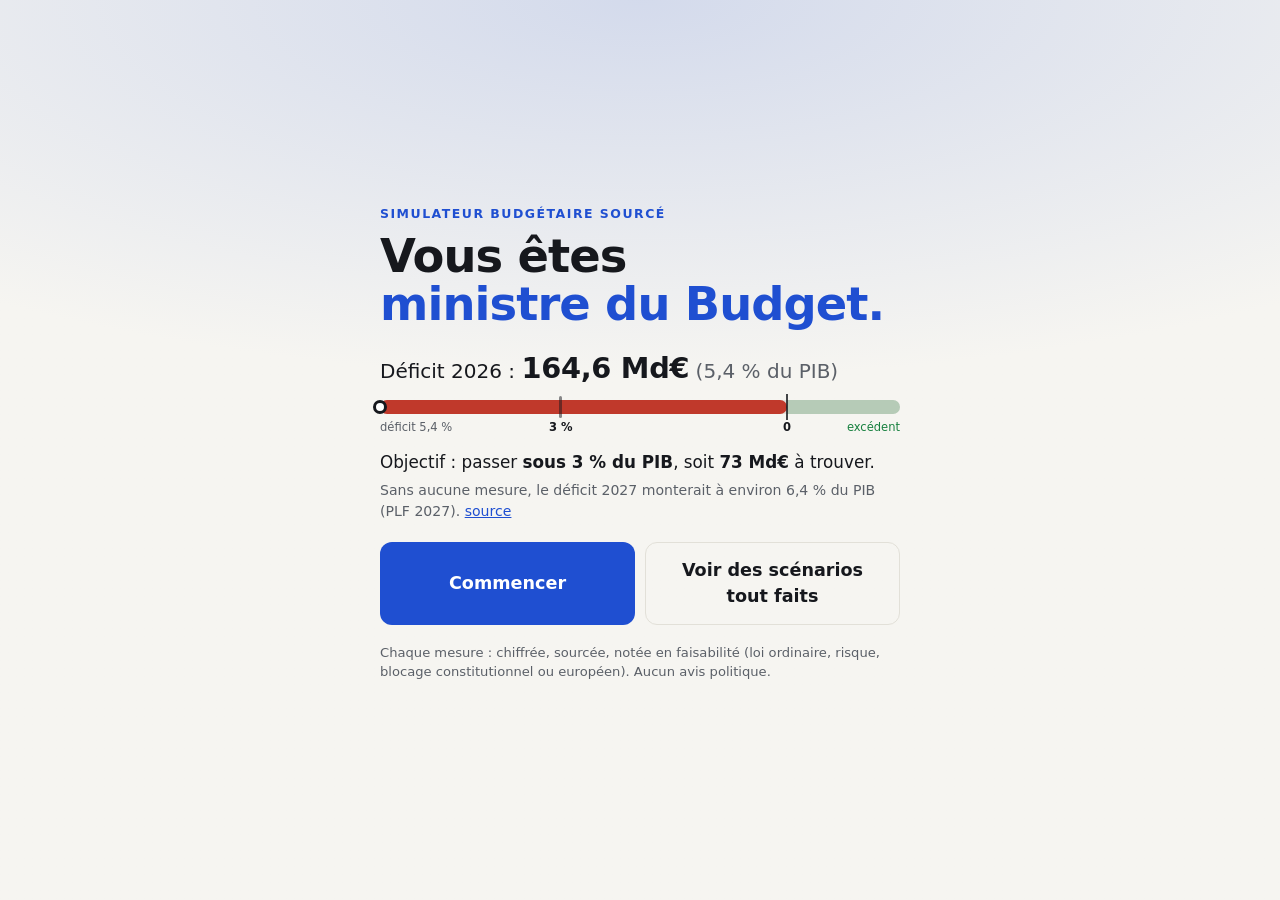
<file: index.html>
<!doctype html>
<html lang="fr">
<head>
<meta charset="utf-8">
<meta name="viewport" content="width=device-width, initial-scale=1, viewport-fit=cover">
<meta name="color-scheme" content="light dark">
<title>Baissez les dépenses — vous êtes ministre du Budget</title>
<meta name="description" content="Vous êtes ministre du Budget : ramenez le déficit sous 3 % du PIB. Chaque mesure est chiffrée, sourcée, avec ses obstacles juridiques et européens.">
<meta property="og:title" content="Vous êtes ministre du Budget. Sauriez-vous passer sous 3 % ?">
<meta property="og:description" content="Déficit 2026 : 164,6 Md€. Choisissez vos mesures : chacune est chiffrée, sourcée, notée en faisabilité.">
<meta property="og:image" content="https://matthieugariel.github.io/baissez-les-depenses/og.png">
<meta property="og:url" content="https://matthieugariel.github.io/baissez-les-depenses/">
<meta name="twitter:card" content="summary_large_image">
<meta name="theme-color" content="#f6f5f1" media="(prefers-color-scheme: light)">
<meta name="theme-color" content="#0f1115" media="(prefers-color-scheme: dark)">
<link rel="alternate" type="application/json" href="data/postes.json">
<link rel="alternate" type="application/json" href="data/recettes_leviers.json">
<link rel="stylesheet" href="style.css">
</head>
<body class="boot">

<section id="intro" class="intro" aria-labelledby="intro-h" hidden>
  <div class="intro-in">
    <p class="eyebrow">Simulateur budgétaire sourcé</p>
    <h1 id="intro-h">Vous êtes <span>ministre du Budget.</span></h1>
    <p class="intro-def">Déficit <span id="i-year">2026</span> : <strong id="i-def">164,6 Md€</strong> <span class="muted" id="i-pct"></span></p>
    <div class="intro-gauge" aria-hidden="true">
      <div class="g-track"><span class="g-surplus" id="i-surplus"></span><div class="g-fill" id="i-fill"></div><i class="g-mark" id="i-mark"></i><i class="g-zero" id="i-zero"></i><i class="g-pin" id="i-pin"></i></div>
      <div class="g-labels"><span class="gl-l" id="i-top">déficit 5,4 %</span><span class="gl-m" id="i-mlab">3 %</span><span class="gl-m gl-0" id="i-0lab">0</span><span class="gl-r">excédent</span></div>
    </div>
    <p class="intro-goal">Objectif : passer <strong>sous 3 % du PIB</strong>, soit <strong id="i-need">73 Md€</strong> à trouver.</p>
    <p class="muted intro-note" id="i-derive"></p>
    <div class="intro-actions">
      <button class="btn big" id="start" type="button">Commencer</button>
      <button class="btn sec big" id="show-presets" type="button" aria-expanded="false" aria-controls="i-presets">Voir des scénarios tout faits</button>
    </div>
    <div id="i-presets" class="presets" hidden></div>
    <p class="muted intro-foot">Chaque mesure : chiffrée, sourcée, notée en faisabilité (loi ordinaire, risque, blocage constitutionnel ou européen). Aucun avis politique.</p>
  </div>
</section>

<div id="app" hidden>
  <header class="top">
    <div class="top-row">
      <h1 class="brand">Baissez les dépenses</h1>
      <button class="btn ghost sm reset-btn" id="reset-top" type="button" disabled>Réinitialiser</button><button class="btn ghost sm" id="open-presets" type="button">Scénarios</button>
    </div>
    <p class="tagline" id="tagline"></p>
  </header>
  <nav class="tabs" id="tabs" role="tablist" aria-label="Catégories de mesures"></nav>
  <main id="panel" role="tabpanel" tabindex="-1"></main>
  <footer class="foot">
    <p>Données ouvertes : <a href="data/postes.json">postes.json</a> · <a href="data/recettes_leviers.json">recettes_leviers.json</a> · <a href="llms.txt">llms.txt</a> · <a href="https://github.com/MatthieuGariel/baissez-les-depenses/issues/new" target="_blank" rel="noopener">Signaler une erreur</a> · Licence CC BY 4.0</p>
    <p class="warn" id="statut"></p>
  </footer>
</div>

<div id="bar" class="bar" hidden>
  <button id="barmain" class="barmain" type="button" aria-haspopup="dialog" aria-controls="sheet">
    <span class="bar-row">
      <span class="bignum"><b id="bignum">0</b><small id="bigunit">Md€</small></span>
      <span class="bar-txt">
        <span id="bar-l1">Déficit réduit</span>
        <span id="bar-l2" class="muted"></span>
      </span>
      <span class="chev" aria-hidden="true">▴</span>
    </span>
    <span class="gauge" id="gauge" role="img">
      <span class="g-track"><span class="g-surplus" id="g-surplus"></span><span class="g-fill" id="g-fill"></span><i class="g-mark" id="g-mark"></i><i class="g-zero" id="g-zero"></i><i class="g-pin" id="g-pin"></i></span>
      <span class="g-labels"><span class="gl-l" id="g-top"></span><span class="gl-m" id="g-mlab">3 %</span><span class="gl-m gl-0" id="g-0lab">0</span><span class="gl-r">excédent</span></span>
    </span>
    <span class="bar-foot"><span class="chip ko" id="chip-block" hidden></span><span class="bar-warn" id="bar-warn" hidden></span></span>
  </button>
  <button id="share" class="btn share" type="button">Partager</button>
</div>

<div id="toast" class="toast" role="status" aria-live="polite"></div>

<dialog id="sheet" aria-labelledby="sheet-h">
  <div class="sheet-head"><h2 id="sheet-h">Mon bilan</h2><button class="btn ghost sm" id="sheet-close" type="button" aria-label="Fermer le bilan">Fermer</button></div>
  <div id="sheet-body"></div>
</dialog>

<dialog id="preview">
  <h2>Aperçu de mon budget</h2>
  <img id="previewimg" alt="Image de mon scénario de budget">
  <div class="actions"><button class="btn" id="doshare" type="button">Partager / Télécharger</button><button id="close" class="btn sec" type="button">Fermer</button></div>
</dialog>

<noscript><p style="padding:16px">Ce simulateur nécessite JavaScript. Les données sont consultables dans <a href="data/postes.json">postes.json</a>.</p></noscript>
<script src="app.js"></script>
</body>
</html>
</file>
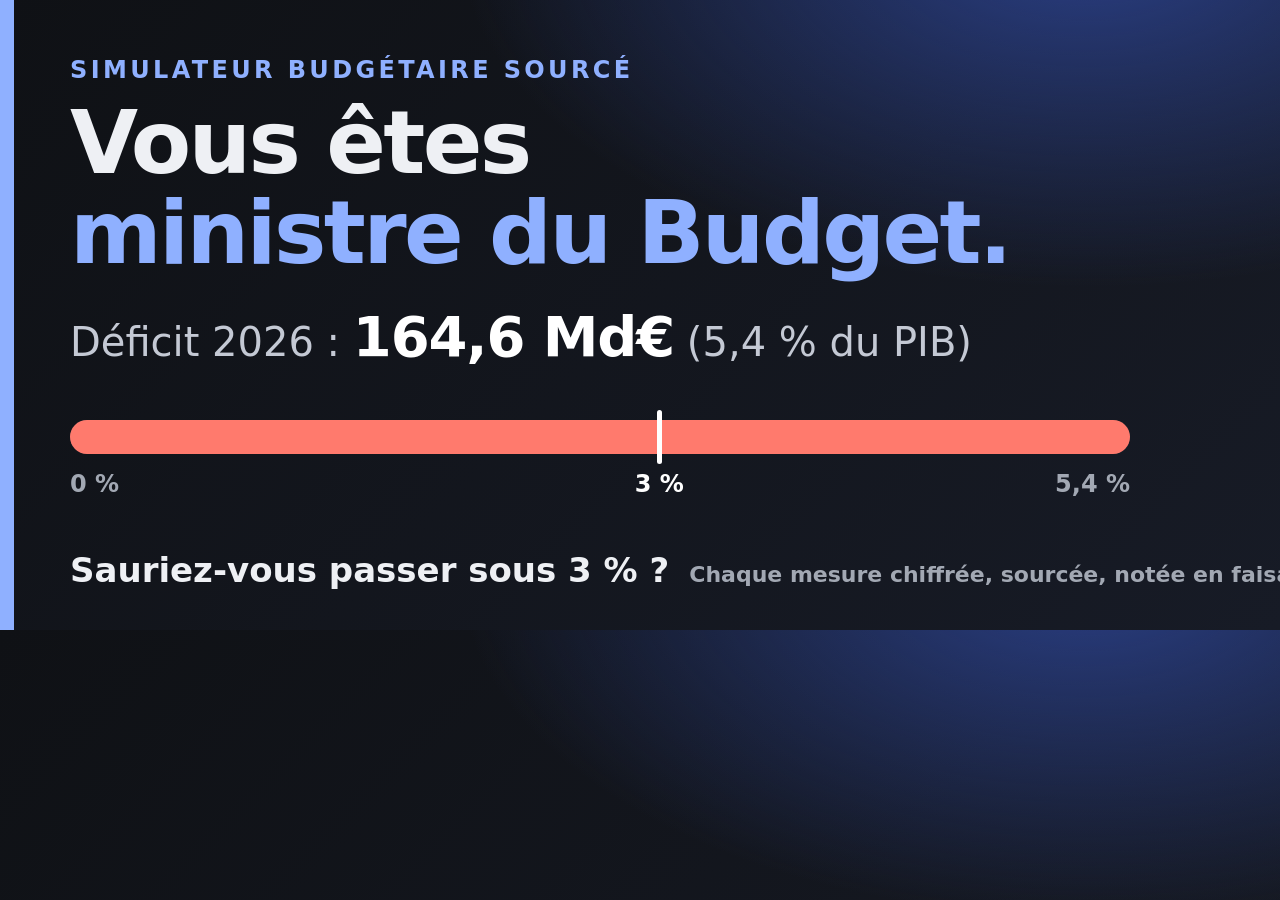
<file: tools/og.html>
<!doctype html><meta charset="utf-8"><title>og</title>
<style>
*{box-sizing:border-box}body{margin:0;width:1200px;height:630px;overflow:hidden;font-family:system-ui,-apple-system,"Segoe UI",sans-serif;color:#eef0f4;
background:radial-gradient(900px 500px at 85% -10%,#2a3f86,transparent 70%),linear-gradient(135deg,#0f1115,#171b26);position:relative}
.bar{position:absolute;left:0;top:0;bottom:0;width:14px;background:#8fb0ff}
.in{position:absolute;left:70px;right:70px;top:56px}
.eb{font-size:24px;font-weight:700;letter-spacing:.14em;color:#8fb0ff;text-transform:uppercase}
h1{margin:14px 0 0;font-size:88px;line-height:1.02;letter-spacing:-.03em;font-weight:800}h1 span{color:#8fb0ff;display:block}
.def{margin-top:26px;font-size:40px;color:#c4c9d4}.def b{color:#fff;font-size:56px;letter-spacing:-.02em}
.g{position:absolute;left:70px;right:70px;top:420px;height:34px;border-radius:17px;background:#2c313b}
.f{position:absolute;inset:0;border-radius:17px;background:#ff7a6d}
.m{position:absolute;top:-10px;bottom:-10px;width:5px;margin-left:-2px;background:#fff;border-radius:3px;left:55.6%}
.l{position:absolute;top:50px;font-size:24px;font-weight:700;color:#a2a8b3}
.cta{position:absolute;left:70px;right:70px;bottom:40px;display:flex;justify-content:space-between;align-items:baseline;gap:20px;white-space:nowrap;font-size:34px;font-weight:800}
.cta span:last-child{font-size:22px;font-weight:600;color:#a2a8b3}
</style>
<div class="bar"></div>
<div class="in"><div class="eb">Simulateur budgétaire sourcé</div>
<h1>Vous êtes<span>ministre du Budget.</span></h1>
<div class="def">Déficit 2026 : <b>164,6 Md€</b> (5,4 % du PIB)</div></div>
<div class="g"><div class="f"></div><div class="m"></div><span class="l" style="left:0">0 %</span><span class="l" style="left:55.6%;transform:translateX(-50%);color:#fff">3 %</span><span class="l" style="right:0">5,4 %</span></div>
<div class="cta"><span>Sauriez-vous passer sous 3 % ?</span><span>Chaque mesure chiffrée, sourcée, notée en faisabilité</span></div>
</file>
<file: style.css>
:root{
  --bg:#f6f5f1;--card:#fff;--fg:#16181d;--muted:#5b6068;--line:#e2e0d8;
  --acc:#1f4fd1;--acc-fg:#fff;
  --f1:#17803f;--f2:#a85f00;--f3:#c0392b;--on:#fff;
  --cut:#0b7a8a;--raise:#6d3fc4;
  --shadow:0 -6px 24px rgba(20,20,30,.12);
  --r:14px;
  color-scheme:light dark;
}
@media (prefers-color-scheme:dark){:root{
  --bg:#0f1115;--card:#1a1d24;--fg:#eef0f4;--muted:#a2a8b3;--line:#2c313b;
  --acc:#8fb0ff;--acc-fg:#0b1020;
  --f1:#3ecf7b;--f2:#f0a93b;--f3:#ff7a6d;--on:#0b0d12;
  --cut:#3fc7d8;--raise:#b794ff;
  --shadow:0 -6px 24px rgba(0,0,0,.5);
}}
*{box-sizing:border-box}
html{-webkit-text-size-adjust:100%}
html,body{overflow-x:hidden}
body{margin:0;font:16px/1.5 system-ui,-apple-system,"Segoe UI",Roboto,sans-serif;background:var(--bg);color:var(--fg);-webkit-tap-highlight-color:transparent}
body.boot>*{visibility:hidden}
[hidden]{display:none!important}
a{color:var(--acc)}
img,canvas{max-width:100%}
.muted{color:var(--muted)}
.warn{font-size:.8rem;color:var(--f2);margin:6px 0 0}
:focus-visible{outline:3px solid var(--acc);outline-offset:2px;border-radius:6px}
button{font:inherit;color:inherit;cursor:pointer}

/* boutons */
.btn{background:var(--acc);color:var(--acc-fg);border:0;border-radius:12px;padding:10px 16px;font-weight:700;min-height:44px}
.btn:active{transform:scale(.98)}
.btn.sec{background:transparent;color:var(--fg);border:1.5px solid var(--line)}
.btn.ghost{background:transparent;color:var(--acc);padding:6px 10px;min-height:36px}
.btn.sm{font-size:.9rem}
.btn.big{font-size:1.1rem;padding:14px 20px;width:100%}

/* accueil */
.intro{min-height:100dvh;display:flex;align-items:center;justify-content:center;padding:24px 20px calc(24px + env(safe-area-inset-bottom));
  background:radial-gradient(120% 60% at 50% 0,color-mix(in srgb,var(--acc) 16%,var(--bg)),var(--bg) 70%)}
.intro-in{width:100%;max-width:520px}
.eyebrow{margin:0 0 8px;font-size:.78rem;letter-spacing:.12em;text-transform:uppercase;font-weight:700;color:var(--acc)}
.intro h1{margin:0;font-size:clamp(2rem,9vw,2.9rem);line-height:1.05;letter-spacing:-.02em}
.intro h1 span{display:block;color:var(--acc)}
.intro-def .muted{white-space:nowrap}
.intro-def{font-size:1.25rem;margin:18px 0 10px}
.intro-def strong{font-size:1.8rem;letter-spacing:-.01em}
.intro-goal{font-size:1.05rem;margin:14px 0 4px}
.intro-note{margin:4px 0 20px;font-size:.88rem}
.intro-actions{display:grid;gap:10px;margin-top:18px}
.intro-foot{font-size:.82rem;margin-top:18px}
.presets{display:grid;gap:10px;margin-top:14px}

/* jauge (accueil et barre) */
.g-track{position:relative;display:block;height:14px;border-radius:7px;background:var(--line);overflow:visible}
.g-fill{position:absolute;left:0;top:0;bottom:0;border-radius:7px;background:var(--f3);transition:left .5s cubic-bezier(.2,.8,.2,1),width .5s cubic-bezier(.2,.8,.2,1),background-color .3s;width:100%}
.g-fill.mid{background:var(--f2)}.g-fill.ok{background:var(--f1)}
.g-mark{position:absolute;top:-4px;bottom:-4px;width:3px;margin-left:-1.5px;background:var(--fg);border-radius:2px}
.g-labels{position:relative;display:flex;justify-content:space-between;font-size:.72rem;color:var(--muted);margin-top:5px;font-variant-numeric:tabular-nums}
.g-labels .gl-m{position:absolute;transform:translateX(-50%);color:var(--fg);font-weight:700}.g-labels .gl-0{font-weight:800}.g-labels .gl-r{margin-left:auto;color:var(--f1)}
.intro-gauge{margin:6px 0 4px}

/* en-tête fin + onglets */
#app{max-width:760px;margin:0 auto;padding-bottom:calc(150px + env(safe-area-inset-bottom))}
.top{padding:calc(10px + env(safe-area-inset-top)) 16px 4px}
.top-row{display:flex;align-items:center;justify-content:space-between;gap:8px}
.brand{margin:0;font-size:1.15rem;letter-spacing:-.01em}
.tagline{margin:0;color:var(--muted);font-size:.85rem}
.tabs{position:sticky;top:0;z-index:5;display:flex;gap:8px;overflow-x:auto;padding:8px 16px;background:color-mix(in srgb,var(--bg) 92%,transparent);backdrop-filter:blur(8px);-webkit-backdrop-filter:blur(8px);scrollbar-width:none}
.tabs::-webkit-scrollbar{display:none}
.tab{flex:none;display:flex;align-items:center;gap:6px;border:1.5px solid var(--line);background:var(--card);border-radius:999px;padding:8px 14px;font-weight:600;font-size:.92rem;min-height:40px}
.tab[aria-selected=true]{background:var(--fg);color:var(--bg);border-color:var(--fg)}
.tab .n{font-size:.75rem;font-weight:700;background:var(--acc);color:var(--acc-fg);border-radius:999px;padding:0 7px;min-width:20px;text-align:center}
main{padding:8px 16px 0;display:grid;gap:10px;outline:0}
.hint{margin:2px 2px 4px;font-size:.85rem;color:var(--muted)}

/* cartes */
.card{background:var(--card);border:1px solid var(--line);border-radius:var(--r);overflow:hidden}
.card[data-on="1"]{border-color:color-mix(in srgb,var(--acc) 55%,var(--line))}
.chead{all:unset;box-sizing:border-box;display:flex;align-items:center;gap:10px;width:100%;padding:12px 14px;cursor:pointer;min-height:56px}
.chead:focus-visible{outline:3px solid var(--acc);outline-offset:-3px}
.chead .t{flex:1;min-width:0}
.chead .nm{display:block;font-weight:700;line-height:1.25}
.chead .mt{display:block;font-size:.8rem;color:var(--muted)}
.res{flex:none;text-align:right;font-size:.8rem;line-height:1.2}
.res b{display:block;font-size:.95rem;font-variant-numeric:tabular-nums}
.res .lv{color:var(--muted)}
.res.d b,.res.h b{color:var(--f1)}.res.b b{color:var(--cut)}
.caret{flex:none;width:10px;height:10px;border-right:2px solid var(--muted);border-bottom:2px solid var(--muted);transform:rotate(45deg);transition:transform .2s;margin:0 4px 4px 2px}
.chead[aria-expanded=true] .caret{transform:rotate(-135deg);margin-bottom:-4px}
.cbody{padding:0 14px 14px;border-top:1px solid var(--line)}
.lev{padding-top:12px}
.lev+.lev{margin-top:12px;border-top:1px dashed var(--line)}
.lev-h{display:flex;justify-content:space-between;align-items:baseline;gap:8px;margin-bottom:8px}
.lev-h b{font-size:.95rem}

/* contrôle segmenté */
.seg{display:flex;gap:4px;margin:10px 0 4px}
.seg button{all:unset;box-sizing:border-box;flex:1 1 0;min-width:0;display:flex;flex-direction:column;align-items:center;justify-content:center;gap:1px;
  min-height:52px;padding:6px 2px;text-align:center;border-radius:10px;cursor:pointer;
  background:color-mix(in srgb,var(--c,var(--muted)) 12%,var(--card));border:1.5px solid transparent;border-top:4px solid var(--c,var(--muted));
  transition:background-color .15s,transform .1s}
.seg button:active{transform:scale(.96)}
.seg button:focus-visible{outline:3px solid var(--acc);outline-offset:1px}
.seg .l{font-size:.72rem;font-weight:700;line-height:1.1;overflow-wrap:anywhere}
.seg .g{font-size:.7rem;opacity:.85;font-variant-numeric:tabular-nums}
.seg button[aria-checked=true]{background:var(--c,var(--fg));color:var(--on);border-color:var(--c,var(--fg))}
.seg button[aria-checked=true] .g{opacity:1}
.seg .f0{--c:var(--muted)}
.seg .f1{--c:var(--f1)}.seg .f2{--c:var(--f2)}.seg .f3{--c:var(--f3)}
.seg.tax button{border-top:1.5px solid transparent;border-bottom:4px solid var(--fc,var(--muted));background:color-mix(in srgb,var(--c) 12%,var(--card))}
.seg.tax button[aria-checked=true]{background:var(--c);color:var(--on);border-color:var(--c);border-bottom-color:var(--fc)}
.seg.tax .cut{--c:var(--cut)}.seg.tax .raise{--c:var(--raise)}.seg.tax .zero{--c:var(--muted)}
.seg.tax .l{font-size:.85rem}
.seg.tax button[data-fc="1"]{--fc:var(--f1)}.seg.tax button[data-fc="2"]{--fc:var(--f2)}.seg.tax button[data-fc="3"]{--fc:var(--f3)}
.legend{display:flex;flex-wrap:wrap;gap:4px 12px;font-size:.72rem;color:var(--muted);margin:2px 0 6px}
.legend i{display:inline-block;width:10px;height:10px;border-radius:3px;margin-right:4px;vertical-align:-1px}

/* détail */
.mesure{margin:10px 0 6px}
.mtxt{margin:0 0 4px;font-weight:600}
.gainbig{font-size:2rem;font-weight:800;letter-spacing:-.02em;line-height:1.1;font-variant-numeric:tabular-nums}
.gainbig small{font-size:.85rem;font-weight:600;color:var(--muted);letter-spacing:0}
.gainbig.d,.gainbig.h{color:var(--f1)}.gainbig.b{color:var(--cut)}
.badges{display:flex;flex-wrap:wrap;gap:6px;margin-top:8px}
.badge{display:inline-block;padding:2px 10px;border-radius:999px;font-size:.76rem;font-weight:700;background:var(--muted);color:var(--on)}
.badge.f1{background:var(--f1)}.badge.f2{background:var(--f2)}.badge.f3{background:var(--f3)}
.badge.nv{background:transparent;color:var(--fg);border:1.5px dashed var(--muted)}
.badge.hz{background:var(--acc);color:var(--acc-fg)}
details.sec{border-top:1px solid var(--line);margin-top:8px}
details.sec summary{cursor:pointer;padding:10px 2px;font-weight:600;font-size:.92rem;list-style:none;display:flex;justify-content:space-between;align-items:center;min-height:44px}
details.sec summary::-webkit-details-marker{display:none}
details.sec summary::after{content:"+";font-size:1.2rem;color:var(--muted)}
details.sec[open] summary::after{content:"−"}
details.sec ul{margin:0 0 8px;padding-left:20px;font-size:.9rem}
details.sec li{margin:4px 0}
details.sec p{font-size:.85rem;margin:0 0 8px;color:var(--muted)}

/* barre de résultat collante */
.bar{position:fixed;left:0;right:0;bottom:0;z-index:20;display:flex;gap:8px;align-items:stretch;
  padding:8px 12px calc(8px + env(safe-area-inset-bottom));background:var(--card);border-top:1px solid var(--line);box-shadow:var(--shadow)}
.barmain{all:unset;box-sizing:border-box;flex:1;min-width:0;display:block;cursor:pointer;border-radius:10px}
.barmain:focus-visible{outline:3px solid var(--acc);outline-offset:2px}
.bar-row{display:flex;align-items:center;gap:10px;margin-bottom:6px}
.bignum{display:flex;align-items:baseline;gap:3px;flex:none}
.bignum b{font-size:1.7rem;line-height:1;letter-spacing:-.02em;font-variant-numeric:tabular-nums;font-weight:800}
.bignum small{font-size:.8rem;font-weight:700;color:var(--muted)}
.bar-txt{flex:1;min-width:0;white-space:nowrap;display:flex;flex-direction:column;font-size:.8rem;line-height:1.2;font-weight:600}
.bar-txt .muted{font-weight:500;font-variant-numeric:tabular-nums}
.chips{display:flex;align-items:center;gap:6px;flex:none}
.chip{flex:none;white-space:nowrap;font-size:.72rem;font-weight:700;border-radius:999px;padding:2px 8px;color:var(--on)}
.chip.ko{background:var(--f3)}
.chev{color:var(--muted);font-size:.9rem}
.gauge{display:block}
.gauge .g-track{height:12px}
.bar-foot{display:flex;align-items:center;gap:8px;margin-top:4px}.bar-foot:not(:has(:not([hidden]))){display:none}
.bar-warn{font-size:.72rem;font-weight:700;color:var(--f2);min-width:0;white-space:nowrap;overflow:hidden;text-overflow:ellipsis}
.share{flex:none;align-self:center;padding:10px 14px}
.bar.pulse{animation:pulse .9s ease-out}
@keyframes pulse{0%{box-shadow:0 0 0 0 color-mix(in srgb,var(--f1) 60%,transparent),var(--shadow)}100%{box-shadow:0 0 0 18px transparent,var(--shadow)}}
.toast{position:fixed;left:50%;bottom:calc(120px + env(safe-area-inset-bottom));z-index:30;transform:translate(-50%,20px);opacity:0;pointer-events:none;
  background:var(--f1);color:var(--on);font-weight:800;padding:10px 18px;border-radius:999px;box-shadow:0 8px 24px rgba(0,0,0,.25);transition:opacity .3s,transform .3s;white-space:nowrap}
.toast.show{opacity:1;transform:translate(-50%,0)}

/* feuille de bilan + aperçu */
dialog{border:1px solid var(--line);border-radius:var(--r);background:var(--card);color:var(--fg);padding:16px;max-width:min(94vw,680px);width:100%}
dialog::backdrop{background:rgba(0,0,0,.55)}
dialog img{width:100%;height:auto;border-radius:8px;border:1px solid var(--line)}
dialog h2{margin:0 0 10px;font-size:1.1rem}
.actions{display:flex;gap:8px;flex-wrap:wrap;margin-top:12px}
#sheet{max-width:min(100vw,680px);inset:auto 0 0 0;margin:0 auto;max-height:88dvh;overflow-y:auto;border-radius:20px 20px 0 0;padding:16px 16px calc(20px + env(safe-area-inset-bottom));animation:up .25s ease-out}
@keyframes up{from{transform:translateY(40px);opacity:0}}
.sheet-head{display:flex;justify-content:space-between;align-items:center;margin-bottom:6px}
.sheet-head h2{margin:0}
.bilan{list-style:none;margin:6px 0;padding:0}
.bilan li{display:flex;justify-content:space-between;gap:12px;padding:8px 0;border-bottom:1px solid var(--line);font-size:.95rem}
.bilan li.tot{font-weight:800;font-size:1.05rem}
.bilan b{font-variant-numeric:tabular-nums;white-space:nowrap}
.block{margin-top:16px}
.block h3{margin:0 0 6px;font-size:.8rem;text-transform:uppercase;letter-spacing:.08em;color:var(--muted)}
.taxbar{height:10px;border-radius:5px;background:var(--line);overflow:hidden;margin:6px 0}
.taxbar div{height:100%;background:var(--f1);transition:width .3s}
.stack{position:relative;display:flex;height:18px;background:var(--line);border-radius:9px;overflow:hidden}
.stack .seg1{height:100%;border-right:1px solid var(--card);min-width:3px;cursor:pointer;background:var(--c)}
.stack .seg1.rec{background:repeating-linear-gradient(45deg,var(--c) 0 4px,var(--card) 4px 7px)}
.stack .seg1.neg{position:absolute;top:0;min-width:3px;border:0;background:repeating-linear-gradient(-45deg,#555 0 4px,transparent 4px 7px),rgba(120,120,120,.55);outline:1px solid var(--fg);outline-offset:-1px}
.stackinfo{min-height:1.3em;font-size:.82rem;margin:6px 0 0}
.preset{all:unset;box-sizing:border-box;display:block;width:100%;cursor:pointer;background:var(--card);border:1.5px solid var(--line);border-left:6px solid var(--c);border-radius:12px;padding:12px 14px}
.preset:focus-visible{outline:3px solid var(--acc);outline-offset:2px}
.preset:active{transform:scale(.99)}
.preset b{display:block;font-size:1.02rem}
.preset span{display:block;font-size:.84rem;color:var(--muted);font-variant-numeric:tabular-nums}
.preset .n{color:var(--fg);font-weight:700}
.foot{padding:20px 16px;color:var(--muted);font-size:.82rem;text-align:center}

@media (min-width:700px){
  .bar{left:50%;right:auto;width:min(720px,100%);transform:translateX(-50%);border:1px solid var(--line);border-bottom:0;border-radius:18px 18px 0 0}
  .intro-actions{grid-template-columns:1fr 1fr}
  #sheet{border-radius:20px}
  .seg .l{font-size:.8rem}
}
@media (max-width:380px){
  .seg .l{font-size:.66rem}.seg .g{font-size:.64rem}
  .bignum b{font-size:1.5rem}
  .share{padding:10px}
}
@media (prefers-reduced-motion:reduce){
  *,*::before,*::after{animation:none!important;transition:none!important}
}
.note{font-size:.82rem;color:var(--muted);border-left:3px solid var(--line);padding-left:8px;margin:8px 0}
.lev-d{font-size:.8rem;margin:2px 0 6px}
.reset-btn{white-space:nowrap;flex-shrink:0}
.reset-btn[disabled]{opacity:.4;cursor:default}
.btn.armed{background:var(--f3)!important;color:#fff!important;border-color:transparent!important}
.toast.act{pointer-events:auto}
.toast button{margin-left:10px;background:none;border:1px solid currentColor;color:inherit;border-radius:6px;padding:2px 10px;font:inherit;font-weight:700;cursor:pointer}
#bar.surplus #bar-l2{color:var(--f1);font-weight:700}
.g-surplus{position:absolute;top:0;bottom:0;border-radius:0 7px 7px 0;background:color-mix(in srgb,var(--f1) 22%,transparent)}
.g-zero{position:absolute;top:-6px;bottom:-6px;width:2px;margin-left:-1px;background:var(--fg);opacity:.8}
.g-pin{position:absolute;top:50%;width:14px;height:14px;margin:-7px 0 0 -7px;border-radius:50%;background:var(--card);border:3px solid var(--fg);transition:left .5s cubic-bezier(.2,.8,.2,1);box-sizing:border-box}
.g-mark{opacity:.5}
</file>
